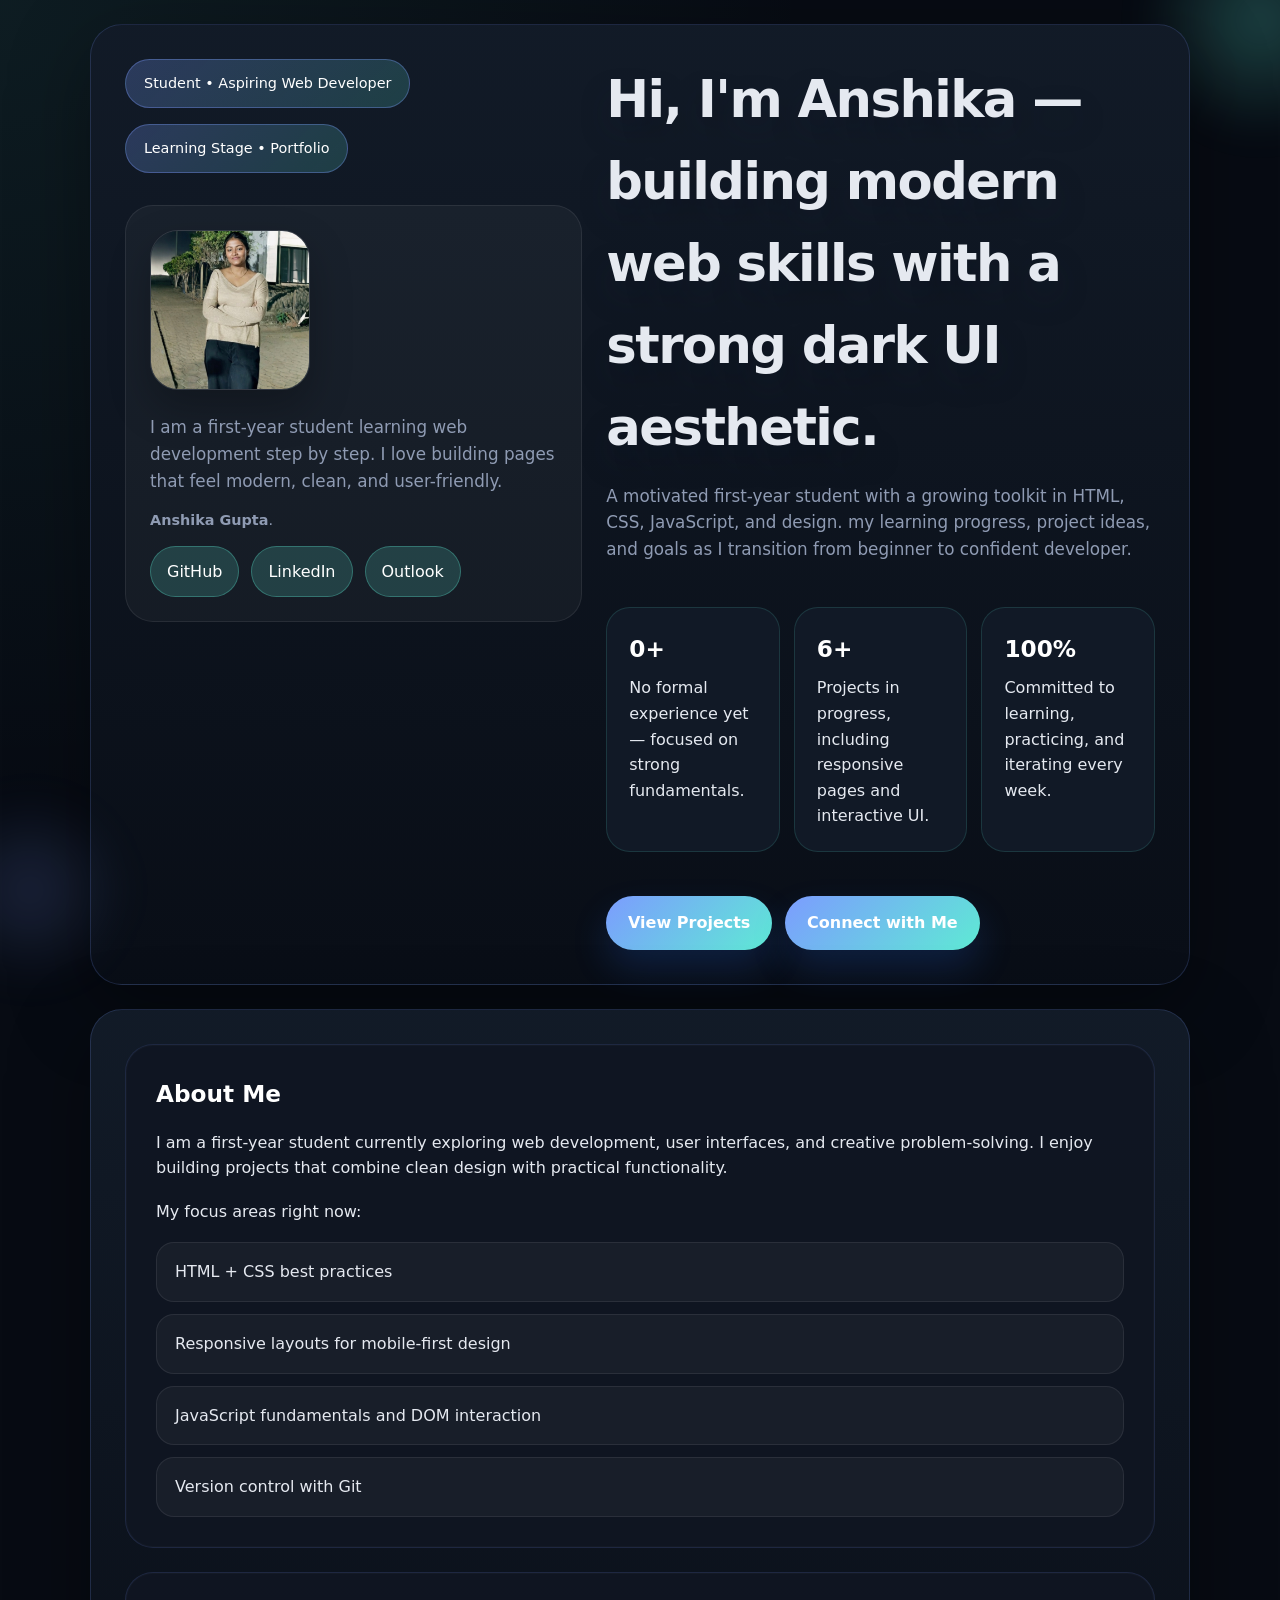
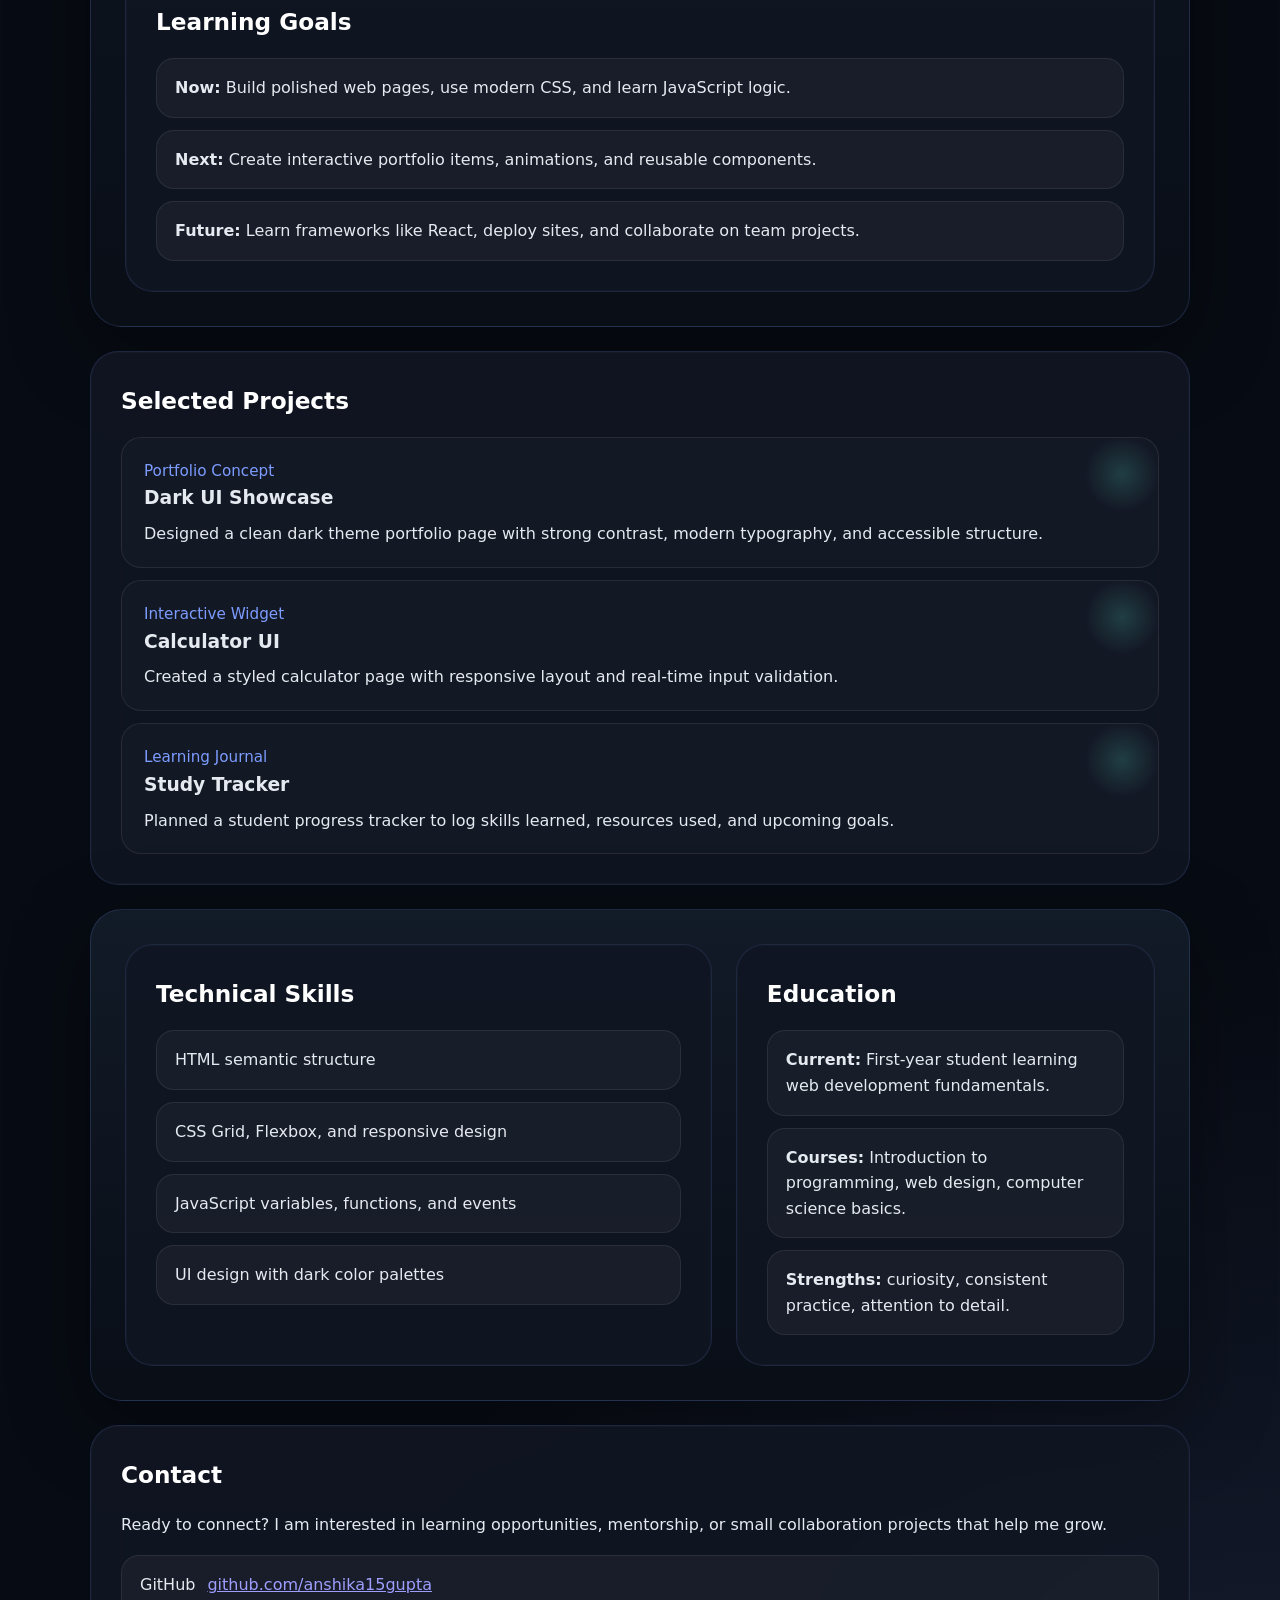
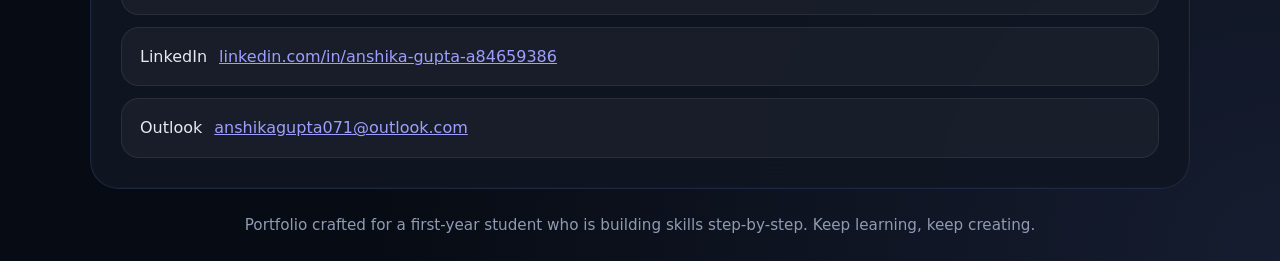
<file: HELLO.HTML>
<!DOCTYPE html>
<html lang="en">
<head>
  <meta charset="UTF-8" />
  <meta name="viewport" content="width=device-width, initial-scale=1.0" />
  <title>Student Portfolio | Advanced Dark Theme</title>
  <style>
    :root {
      color-scheme: dark;
      --bg: #0b111a;
      --surface: #121b28;
      --surface-alt: #162033;
      --text: #e5e9f0;
      --muted: #8f9bb3;
      --accent1: #7c9cff;
      --accent2: #5eead4;
      --accent-soft: rgba(124, 156, 255, 0.18);
      --border: #253145;
      --shadow: 0 24px 80px rgba(0, 0, 0, 0.35);
    }

    * {
      box-sizing: border-box;
      margin: 0;
      padding: 0;
    }

    body {
      font-family: "Inter", system-ui, -apple-system, BlinkMacSystemFont, "Segoe UI", sans-serif;
      background: radial-gradient(circle at top left, rgba(94, 234, 212, 0.08), transparent 22%),
                  radial-gradient(circle at bottom right, rgba(124, 156, 255, 0.12), transparent 25%),
                  #070b13;
      color: var(--text);
      line-height: 1.6;
      min-height: 100vh;
      padding: 24px;
      overflow-x: hidden;
    }

    body::before {
      content: "";
      position: fixed;
      top: -120px;
      right: -120px;
      width: 280px;
      height: 280px;
      background: radial-gradient(circle, rgba(94, 234, 212, 0.25), transparent 60%);
      filter: blur(18px);
      pointer-events: none;
      animation: float 12s ease-in-out infinite;
    }

    body::after {
      content: "";
      position: fixed;
      bottom: -110px;
      left: -90px;
      width: 240px;
      height: 240px;
      background: radial-gradient(circle, rgba(124, 156, 255, 0.18), transparent 55%);
      filter: blur(22px);
      pointer-events: none;
      animation: float 16s ease-in-out infinite reverse;
    }

    .container {
      max-width: 1100px;
      margin: 0 auto;
      display: grid;
      gap: 24px;
    }

    header,
    section {
      position: relative;
      background: linear-gradient(180deg, rgba(18, 27, 40, 0.98), rgba(9, 14, 23, 0.98));
      border: 1px solid rgba(124, 156, 255, 0.18);
      border-radius: 32px;
      box-shadow: var(--shadow);
      padding: 34px;
      backdrop-filter: blur(18px);
      animation: fadeInUp 0.9s ease both;
    }

    .hero {
      display: grid;
      gap: 24px;
      animation: fadeInUp 1s ease both;
    }

    .hero-grid {
      display: grid;
      grid-template-columns: 1fr 1.2fr;
      gap: 24px;
      align-items: start;
    }

    .hero-content {
      display: grid;
      gap: 24px;
    }

    .hero-top {
      display: flex;
      justify-content: space-between;
      align-items: center;
      gap: 16px;
      flex-wrap: wrap;
    }

    .profile {
      display: flex;
      align-items: center;
      gap: 24px;
      padding: 24px;
      background: rgba(255, 255, 255, 0.04);
      border: 1px solid rgba(255, 255, 255, 0.08);
      border-radius: 28px;
      margin-top: 12px;
      flex-wrap: wrap;
    }

    .profile-avatar {
      width: 160px;
      aspect-ratio: 1 / 1;
      border-radius: 28px;
      overflow: hidden;
      border: 1px solid rgba(255, 255, 255, 0.12);
      box-shadow: 0 18px 40px rgba(0, 0, 0, 0.25);
      flex-shrink: 0;
    }

    .profile-avatar img {
      width: 100%;
      height: 100%;
      object-fit: cover;
      display: block;
    }

    .profile-details {
      display: grid;
      gap: 14px;
      min-width: 250px;
    }

    .social-links {
      display: flex;
      flex-wrap: wrap;
      gap: 12px;
    }

    .social-links a {
      display: inline-flex;
      align-items: center;
      justify-content: center;
      padding: 12px 16px;
      border-radius: 999px;
      text-decoration: none;
      color: #fff;
      background: rgba(94, 234, 212, 0.18);
      border: 1px solid rgba(94, 234, 212, 0.3);
      transition: transform 0.2s ease, background 0.2s ease;
    }

    .social-links a:hover {
      transform: translateY(-2px);
      background: rgba(94, 234, 212, 0.28);
    }

    .badge {
      display: inline-flex;
      align-items: center;
      gap: 10px;
      padding: 12px 18px;
      border-radius: 999px;
      background: linear-gradient(135deg, rgba(124, 156, 255, 0.25), rgba(94, 234, 212, 0.18));
      color: #fff;
      font-size: 0.9rem;
      border: 1px solid rgba(124, 156, 255, 0.35);
      animation: popIn 0.7s ease both;
    }

    h1 {
      font-size: clamp(2.4rem, 4vw, 3.6rem);
      margin-bottom: 14px;
      letter-spacing: -0.03em;
      text-shadow: 0 16px 30px rgba(22, 31, 50, 0.25);
      animation: fadeInUp 1.1s ease both;
    }

    p.lead {
      max-width: 760px;
      color: var(--muted);
      font-size: 1.05rem;
      animation: fadeInUp 1.2s ease both;
    }

    .stats {
      display: grid;
      grid-template-columns: repeat(3, minmax(0, 1fr));
      gap: 14px;
      margin-top: 20px;
    }

    .stat-card {
      background: rgba(18, 27, 40, 0.9);
      border: 1px solid rgba(94, 234, 212, 0.14);
      border-radius: 24px;
      padding: 22px;
      animation: floatCard 8s ease-in-out infinite alternate;
    }

    .stat-card strong {
      display: block;
      font-size: 1.45rem;
      margin-bottom: 8px;
      color: #fff;
    }

    .section-grid {
      display: grid;
      gap: 24px;
    }

    .grid-2 {
      display: grid;
      grid-template-columns: 1.4fr 1fr;
      gap: 24px;
    }

    .card {
      background: rgba(16, 22, 34, 0.95);
      border: 1px solid rgba(124, 156, 255, 0.14);
      border-radius: 28px;
      padding: 30px;
      display: flex;
      flex-direction: column;
      gap: 18px;
      box-shadow: inset 0 0 0 1px rgba(255, 255, 255, 0.02);
      animation: fadeInUp 0.9s ease both;
    }

    .card h2 {
      font-size: 1.45rem;
      color: #fff;
    }

    .skills-list,
    .project-list,
    .timeline-list,
    .contact-list {
      list-style: none;
      display: grid;
      gap: 12px;
    }

    .skills-list li,
    .timeline-list li {
      padding: 16px 18px;
      background: rgba(255, 255, 255, 0.04);
      border: 1px solid rgba(255, 255, 255, 0.08);
      border-radius: 18px;
      transition: transform 0.3s ease;
    }

    .skills-list li:hover,
    .timeline-list li:hover {
      transform: translateX(6px);
      border-color: rgba(94, 234, 212, 0.35);
    }

    .project-list li {
      padding: 20px 22px;
      border: 1px solid rgba(255, 255, 255, 0.08);
      border-radius: 20px;
      background: rgba(255, 255, 255, 0.02);
      position: relative;
      overflow: hidden;
    }

    .project-list li::before {
      content: "";
      position: absolute;
      top: -12px;
      right: -12px;
      width: 96px;
      height: 96px;
      background: radial-gradient(circle, rgba(94, 234, 212, 0.18), transparent 55%);
      pointer-events: none;
    }

    .project-list li h3 {
      margin-bottom: 8px;
    }

    .project-badge {
      display: inline-flex;
      align-items: center;
      gap: 8px;
      color: var(--accent1);
      font-size: 0.95rem;
    }

    .contact-list li {
      display: grid;
      grid-template-columns: auto 1fr;
      gap: 12px;
      align-items: center;
      padding: 16px 18px;
      background: rgba(255, 255, 255, 0.04);
      border: 1px solid rgba(255, 255, 255, 0.08);
      border-radius: 18px;
    }

    .highlight {
      color: var(--accent1);
    }

    .button-group {
      display: flex;
      flex-wrap: wrap;
      gap: 12px;
      margin-top: 20px;
    }

    .button {
      display: inline-flex;
      align-items: center;
      justify-content: center;
      padding: 14px 22px;
      border-radius: 999px;
      text-decoration: none;
      font-weight: 600;
      color: #fff;
      background: linear-gradient(135deg, var(--accent1), var(--accent2));
      box-shadow: 0 18px 36px rgba(44, 119, 255, 0.18);
      transition: transform 0.2s ease, opacity 0.2s ease, box-shadow 0.2s ease;
      animation: popIn 0.9s ease both;
    }

    .button:hover {
      transform: translateY(-3px) scale(1.01);
      opacity: 0.98;
      box-shadow: 0 24px 42px rgba(94, 234, 212, 0.25);
    }

    .about-card {
      background: rgba(255, 255, 255, 0.04);
      border: 1px solid rgba(94, 234, 212, 0.16);
      border-radius: 28px;
      padding: 24px;
      display: grid;
      gap: 16px;
    }

    .about-card h2 {
      margin: 0;
      color: #fff;
      font-size: 1.35rem;
    }

    .about-card p {
      color: var(--muted);
      line-height: 1.75;
    }

    .hero-overview {
      display: grid;
      gap: 20px;
    }

    footer {
      text-align: center;
      color: var(--muted);
      font-size: 0.95rem;
      animation: fadeInUp 1.2s ease both;
    }

    @keyframes fadeInUp {
      from {
        opacity: 0;
        transform: translateY(24px);
      }
      to {
        opacity: 1;
        transform: translateY(0);
      }
    }

    @keyframes popIn {
      from {
        opacity: 0;
        transform: scale(0.96);
      }
      to {
        opacity: 1;
        transform: scale(1);
      }
    }

    @keyframes float {
      0%, 100% {
        transform: translateY(0) translateX(0);
      }
      50% {
        transform: translateY(-18px) translateX(12px);
      }
    }

    @keyframes floatCard {
      0% {
        transform: translateY(0);
      }
      100% {
        transform: translateY(-8px);
      }
    }

    @media (max-width: 900px) {
      .grid-2 {
        grid-template-columns: 1fr;
      }
    }
  </style>
</head>
<body>
  <div class="container">
    <header class="hero">
      <div class="hero-grid">
        <div class="hero-overview">
          <div class="hero-top">
            <span class="badge"> Student • Aspiring Web Developer</span>
            <span class="badge">Learning Stage • Portfolio </span>
          </div>
          <div class="profile">
            <div class="profile-avatar">
              <img src="photo.jpg.jpeg" alt="Profile photo">
            </div>
            <div class="profile-details">
              <p class="lead">I am a first-year student learning web development step by step. I love building pages that feel modern, clean, and user-friendly.</p>
              <p style="font-size:0.9rem;color:#8f9bb3;"> <strong>Anshika Gupta</strong>.</p>
              <div class="social-links">
                <a href="https://github.com/anshika15gupta" target="_blank" rel="noreferrer">GitHub</a>
                <a href="https://www.linkedin.com/in/anshika-gupta-a84659386" target="_blank" rel="noreferrer">LinkedIn</a>
                <a href="mailto:anshikagupta071@outlook.com" target="_blank" rel="noreferrer">Outlook</a>
              </div>
            </div>
          </div>
          
        </div>

        <div class="hero-content">
          <div>
            <h1>Hi, I'm Anshika — building modern web skills with a strong dark UI aesthetic.</h1>
            <p class="lead">A motivated first-year student with a growing toolkit in HTML, CSS, JavaScript, and design. my learning progress, project ideas, and goals as I transition from beginner to confident developer.</p>
          </div>
          <div class="stats">
            <div class="stat-card">
              <strong>0+</strong>
              <span>No formal experience yet — focused on strong fundamentals.</span>
            </div>
            <div class="stat-card">
              <strong>6+</strong>
              <span>Projects in progress, including responsive pages and interactive UI.</span>
            </div>
            <div class="stat-card">
              <strong>100%</strong>
              <span>Committed to learning, practicing, and iterating every week.</span>
            </div>
          </div>
          <div class="button-group">
            <a href="#projects" class="button">View Projects</a>
            <a href="#contact" class="button">Connect with Me</a>
          </div>
        </div>
      </div>
    </header>

    <section class="section-grid">
      <div class="card">
        <h2>About Me</h2>
        <p>I am a first-year student currently exploring web development, user interfaces, and creative problem-solving. I enjoy building projects that combine clean design with practical functionality.</p>
        <p>My focus areas right now:</p>
        <ul class="skills-list">
          <li>HTML + CSS best practices</li>
          <li>Responsive layouts for mobile-first design</li>
          <li>JavaScript fundamentals and DOM interaction</li>
          <li>Version control with Git</li>
        </ul>
      </div>

      <div class="card">
        <h2>Learning Goals</h2>
        <ul class="timeline-list">
          <li><strong>Now:</strong> Build polished web pages, use modern CSS, and learn JavaScript logic.</li>
          <li><strong>Next:</strong> Create interactive portfolio items, animations, and reusable components.</li>
          <li><strong>Future:</strong> Learn frameworks like React, deploy sites, and collaborate on team projects.</li>
        </ul>
      </div>
    </section>

    <section id="projects" class="card">
      <h2>Selected Projects</h2>
      <ul class="project-list">
        <li>
          <div class="project-badge">Portfolio Concept</div>
          <h3>Dark UI Showcase</h3>
          <p>Designed a clean dark theme portfolio page with strong contrast, modern typography, and accessible structure.</p>
        </li>
        <li>
          <div class="project-badge">Interactive Widget</div>
          <h3>Calculator UI</h3>
          <p>Created a styled calculator page with responsive layout and real-time input validation.</p>
        </li>
        <li>
          <div class="project-badge">Learning Journal</div>
          <h3>Study Tracker</h3>
          <p>Planned a student progress tracker to log skills learned, resources used, and upcoming goals.</p>
        </li>
      </ul>
    </section>

    <section class="grid-2">
      <div class="card">
        <h2>Technical Skills</h2>
        <ul class="skills-list">
          <li>HTML semantic structure</li>
          <li>CSS Grid, Flexbox, and responsive design</li>
          <li>JavaScript variables, functions, and events</li>
          <li>UI design with dark color palettes</li>
        </ul>
      </div>

      <div class="card">
        <h2>Education</h2>
        <ul class="timeline-list">
          <li><strong>Current:</strong> First-year student learning web development fundamentals.</li>
          <li><strong>Courses:</strong> Introduction to programming, web design, computer science basics.</li>
          <li><strong>Strengths:</strong> curiosity, consistent practice, attention to detail.</li>
        </ul>
      </div>
    </section>

    <section id="contact" class="card">
      <h2>Contact</h2>
      <p>Ready to connect? I am interested in learning opportunities, mentorship, or small collaboration projects that help me grow.</p>
      <ul class="contact-list">
        <li><span>GitHub</span> <span><a href="https://github.com/anshika15gupta" target="_blank" rel="noreferrer">github.com/anshika15gupta</a></span></li>
        <li><span>LinkedIn</span> <span><a href="https://www.linkedin.com/in/anshika-gupta-a84659386" target="_blank" rel="noreferrer">linkedin.com/in/anshika-gupta-a84659386</a></span></li>
        <li><span>Outlook</span> <span><a href="mailto:anshikagupta071@outlook.com">anshikagupta071@outlook.com</a></span></li>
      </ul>
    </section>

    <footer>
      <p>Portfolio crafted for a first-year student who is building skills step-by-step. Keep learning, keep creating.</p>
    </footer>
  </div>
</body>
</html>
</file>
